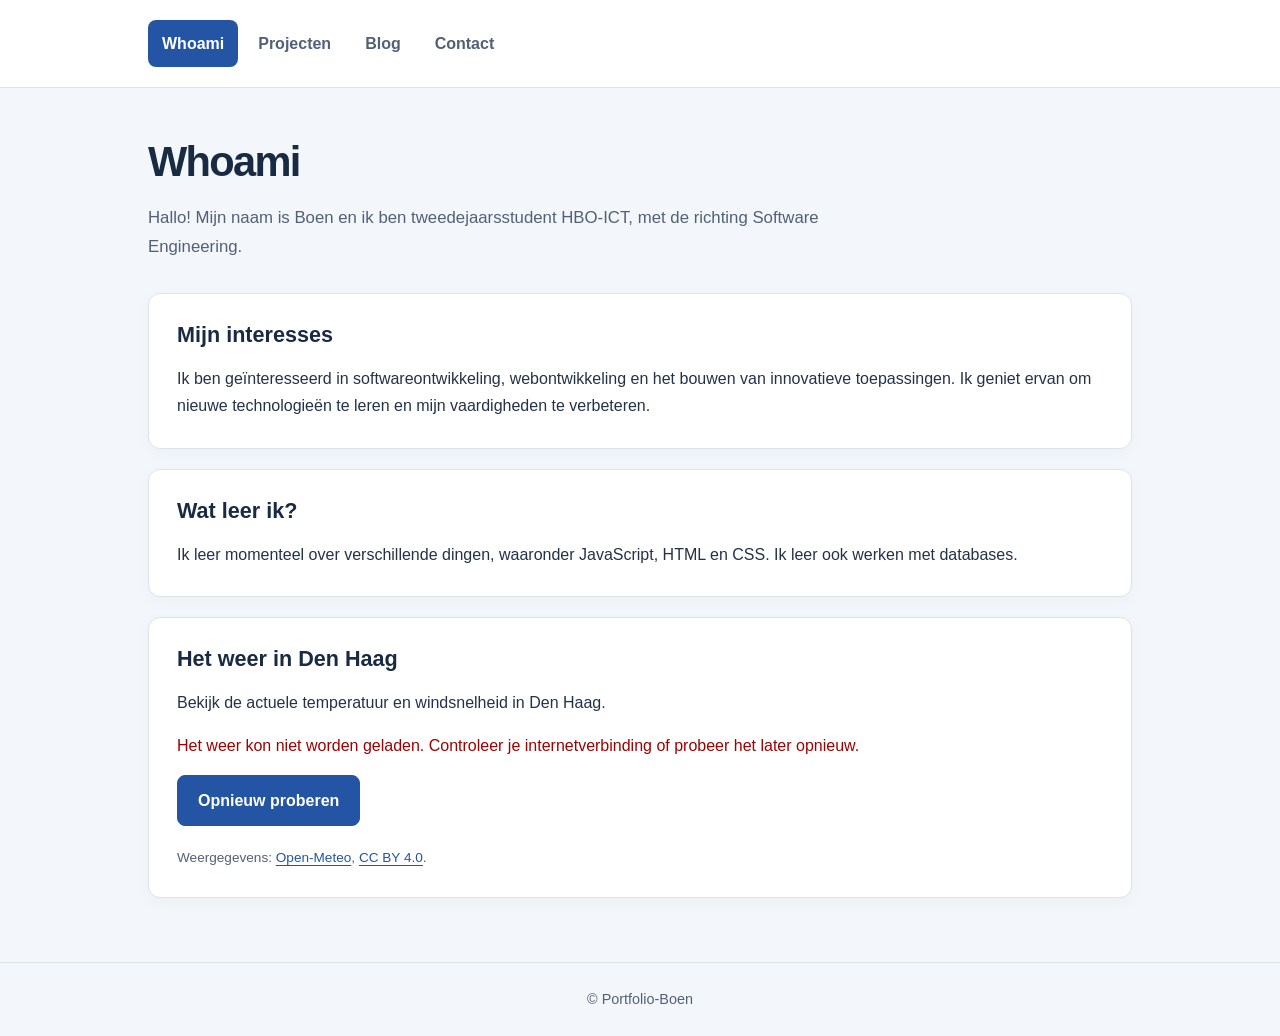
<file: index.html>
<!DOCTYPE html>
<html lang="nl">
  <head>
    <meta charset="UTF-8">
    <meta name="viewport" content="width=device-width, initial-scale=1.0">
    <title>Whoami - Portfolio van Boen</title>
    <link rel="stylesheet" href="style.css">
    <script src="weer.js" defer></script>
    </head>
    <body>
      <header>
        <nav aria-label="Hoofdnavigatie">
          <ul>
            <li><a href="index.html" aria-current="page">Whoami</a></li>
            <li><a href="projecten.html">Projecten</a></li>
            <li><a href="blog.html">Blog</a></li>
            <li><a href="contact.html">Contact</a></li>
          </ul>
        </nav>
      </header>
      <main>
        <h1>Whoami</h1>
        <p>Hallo! Mijn naam is Boen en ik ben tweedejaarsstudent HBO-ICT, met de richting Software Engineering.</p>
        <section>
          <h2>Mijn interesses</h2>
          <p>Ik ben geïnteresseerd in softwareontwikkeling, webontwikkeling en het bouwen van innovatieve toepassingen. Ik geniet ervan om nieuwe technologieën te leren en mijn vaardigheden te verbeteren.</p>
        </section>
        <section>
        <h2>Wat leer ik?</h2>
        <p>Ik leer momenteel over verschillende dingen, waaronder JavaScript, HTML en CSS. Ik leer ook werken met databases.</p>
        </section>
        <section id="weer" aria-labelledby="weer-titel">
          <h2 id="weer-titel">Het weer in Den Haag</h2>
          <p>Bekijk de actuele temperatuur en windsnelheid in Den Haag.</p>
          <p id="weer-status" role="status" aria-live="polite">Schakel JavaScript in om het weer te bekijken.</p>
          <div id="weer-gegevens" aria-busy="false"></div>
          <button id="weer-vernieuwen" type="button" disabled>Weer vernieuwen</button>
          <p class="weer-bron">Weergegevens: <a href="https://open-meteo.com/">Open-Meteo</a>,
            <a href="https://creativecommons.org/licenses/by/4.0/">CC BY 4.0</a>.</p>
        </section>

      </main>
      <footer>
       <p>&copy; Portfolio-Boen</p>
    </footer>
    </body>
   </html>
</file>
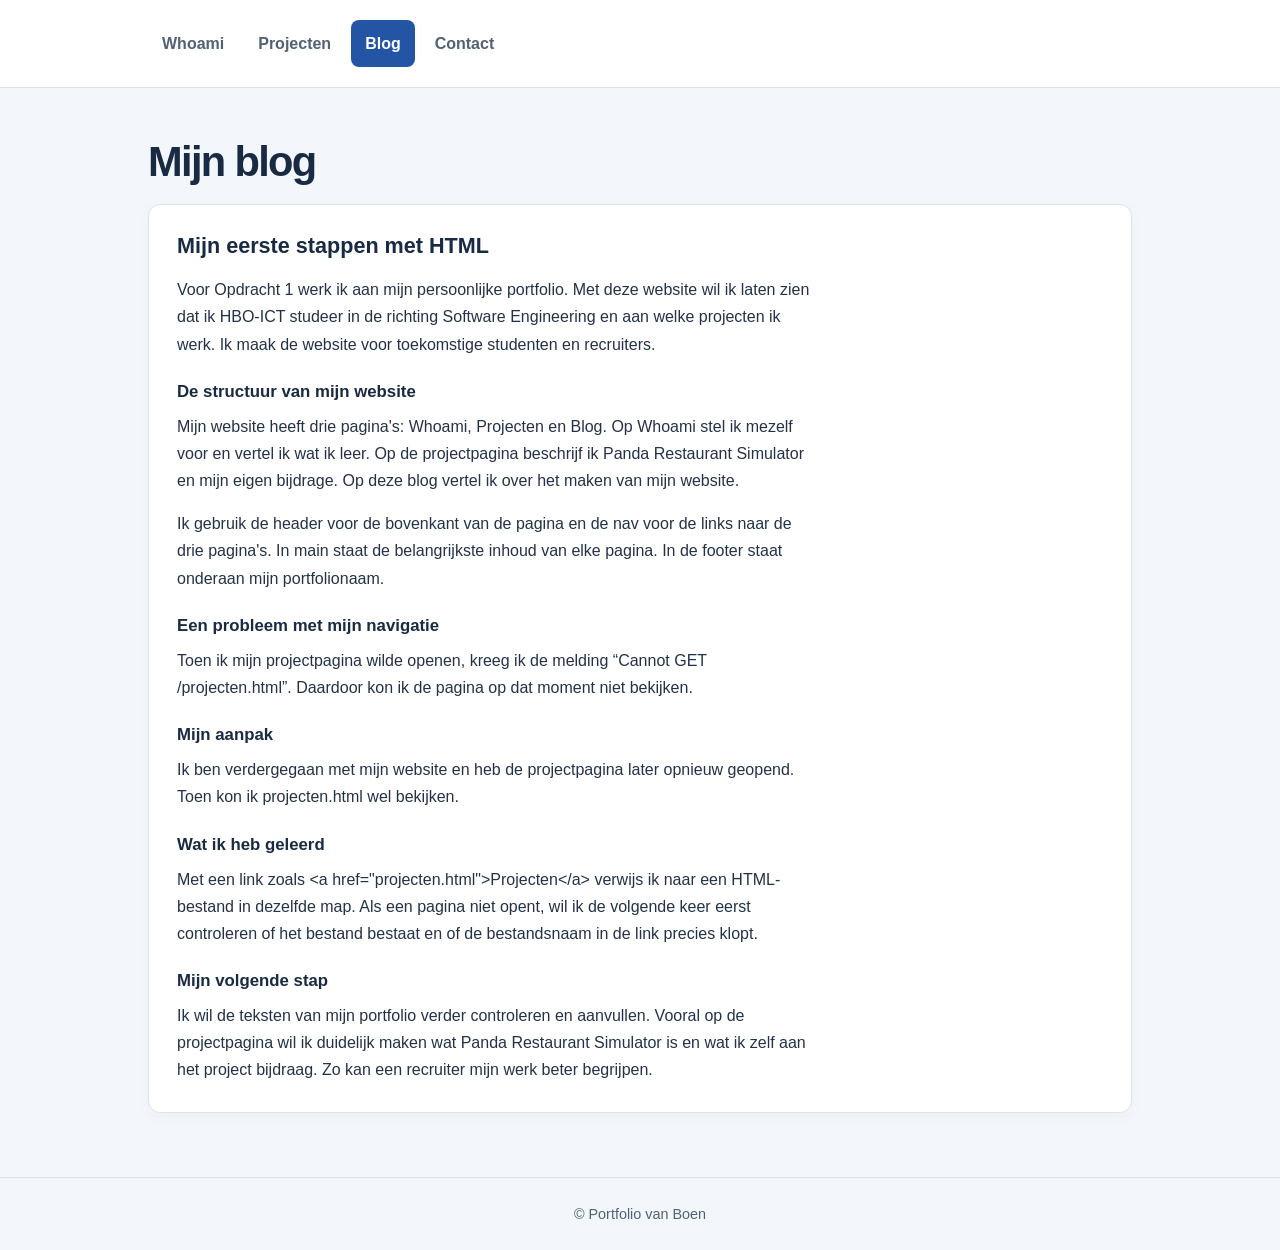
<file: blog.html>
<!DOCTYPE html>
<html lang="nl">
  <head>
    <meta charset="UTF-8">
    <meta name="viewport" content="width=device-width, initial-scale=1.0">
    <title>Blog - Portfolio van Boen</title>
    <link rel="stylesheet" href="style.css">
  </head>

  <body>
    <header>
      <nav aria-label="Hoofdnavigatie">
        <ul>
          <li><a href="index.html">Whoami</a></li>
          <li><a href="projecten.html">Projecten</a></li>
          <li><a href="blog.html" aria-current="page">Blog</a></li>
          <li><a href="contact.html">Contact</a></li>
        </ul>
      </nav>
    </header>

    <main>
      <h1>Mijn blog</h1>

<article>
  <h2>Mijn eerste stappen met HTML</h2>

  <p>
    Voor Opdracht 1 werk ik aan mijn persoonlijke portfolio. Met deze
    website wil ik laten zien dat ik HBO-ICT studeer in de richting
    Software Engineering en aan welke projecten ik werk. Ik maak de
    website voor toekomstige studenten en recruiters.
  </p>

  <h3>De structuur van mijn website</h3>

  <p>
    Mijn website heeft drie pagina's: Whoami, Projecten en Blog. Op Whoami
    stel ik mezelf voor en vertel ik wat ik leer. Op de projectpagina
    beschrijf ik Panda Restaurant Simulator en mijn eigen bijdrage.
    Op deze blog vertel ik over het maken van mijn website.
  </p>

  <p>
    Ik gebruik de header voor de bovenkant van de pagina en de nav voor
    de links naar de drie pagina's. In main staat de belangrijkste
    inhoud van elke pagina. In de footer staat onderaan mijn
    portfolionaam.
  </p>

  <h3>Een probleem met mijn navigatie</h3>

  <p>
    Toen ik mijn projectpagina wilde openen, kreeg ik de melding
    “Cannot GET /projecten.html”. Daardoor kon ik de pagina op dat
    moment niet bekijken.
  </p>

  <h3>Mijn aanpak</h3>

  <p>
    Ik ben verdergegaan met mijn website en heb de projectpagina later
    opnieuw geopend. Toen kon ik projecten.html wel bekijken.
  </p>

  <h3>Wat ik heb geleerd</h3>

  <p>
    Met een link zoals &lt;a href="projecten.html"&gt;Projecten&lt;/a&gt;
    verwijs ik naar een HTML-bestand in dezelfde map. Als een pagina
    niet opent, wil ik de volgende keer eerst controleren of het
    bestand bestaat en of de bestandsnaam in de link precies klopt.
  </p>

  <h3>Mijn volgende stap</h3>

  <p>
    Ik wil de teksten van mijn portfolio verder controleren en
    aanvullen. Vooral op de projectpagina wil ik duidelijk maken wat
    Panda Restaurant Simulator is en wat ik zelf aan het project
    bijdraag. Zo kan een recruiter mijn werk beter begrijpen.
  </p>
</article>
</main>
<footer>
      <p>&copy; Portfolio van Boen</p>
    </footer>
  </body>
</html>
</file>
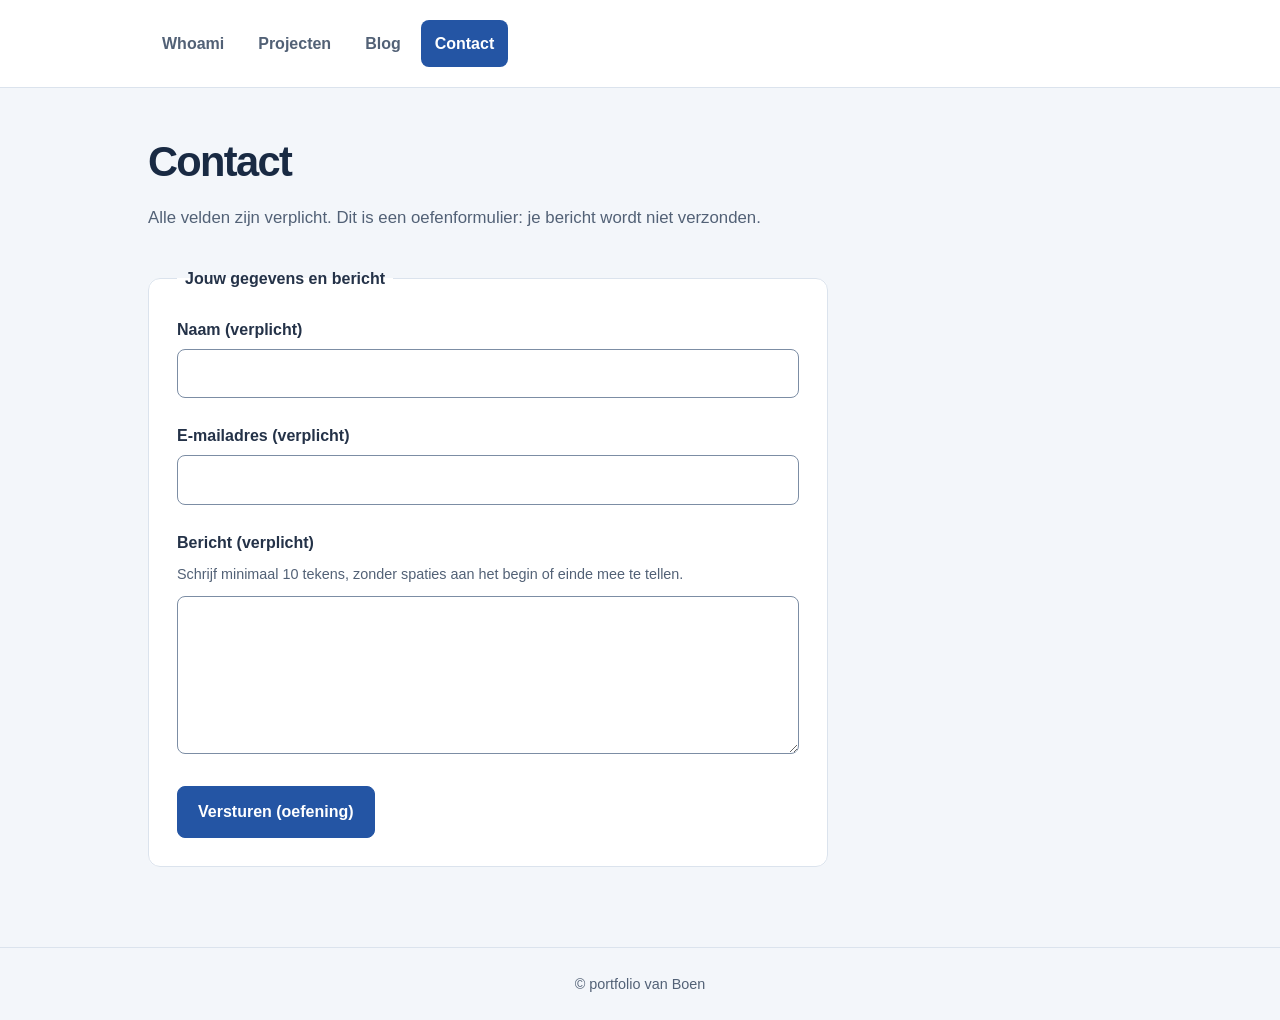
<file: contact.html>
<!DOCTYPE html>
<html lang="nl">
  <head>
    <meta charset="UTF-8">
    <meta name="viewport" content="width=device-width, initial-scale=1.0">
    <title>Contact - Portfolio van Boen</title>
    <link rel="stylesheet" href="style.css">
    <script src="contact.js" defer></script>
  </head>
  <body>
    <header>
      <nav aria-label="Hoofdnavigatie">
        <ul>
          <li><a href="index.html">Whoami</a></li>
          <li><a href="projecten.html">Projecten</a></li>
          <li><a href="blog.html">Blog</a></li>
          <li><a href="contact.html" aria-current="page">Contact</a></li>
        </ul>
      </nav>
    </header>

    <main>
      <h1 id="contact-titel">Contact</h1>
      <p>Alle velden zijn verplicht. Dit is een oefenformulier: je bericht wordt niet verzonden.</p>
      <form id="contact-formulier">
        <fieldset id="contact-velden" disabled>
          <legend>Jouw gegevens en bericht</legend>
          <div class="form-veld">
            <label for="naam">Naam (verplicht)</label>
            <input id="naam" name="naam" type="text" autocomplete="name" required
              aria-describedby="naam-fout">
            <p id="naam-fout" class="veld-fout" aria-live="polite"></p>
          </div>
          <div class="form-veld">
            <label for="email">E-mailadres (verplicht)</label>
            <input id="email" name="email" type="email" autocomplete="email" required
              aria-describedby="email-fout">
            <p id="email-fout" class="veld-fout" aria-live="polite"></p>
          </div>
          <div class="form-veld">
            <label for="bericht">Bericht (verplicht)</label>
            <p id="bericht-hulp">Schrijf minimaal 10 tekens, zonder spaties aan het begin of einde mee te tellen.</p>
            <textarea id="bericht" name="bericht" rows="5" minlength="10" required
              aria-describedby="bericht-hulp bericht-fout"></textarea>
            <p id="bericht-fout" class="veld-fout" aria-live="polite"></p>
          </div>
          <button type="submit">Versturen (oefening)</button>
        </fieldset>
        <p id="contact-status" role="status" aria-live="polite"></p>
      </form>
      <p id="contact-zonder-js">Schakel JavaScript in om dit oefenformulier te gebruiken.</p>
    </main>

    <footer>
      <p>&copy; portfolio van Boen</p>
    </footer>
  </body>
</html>
</file>
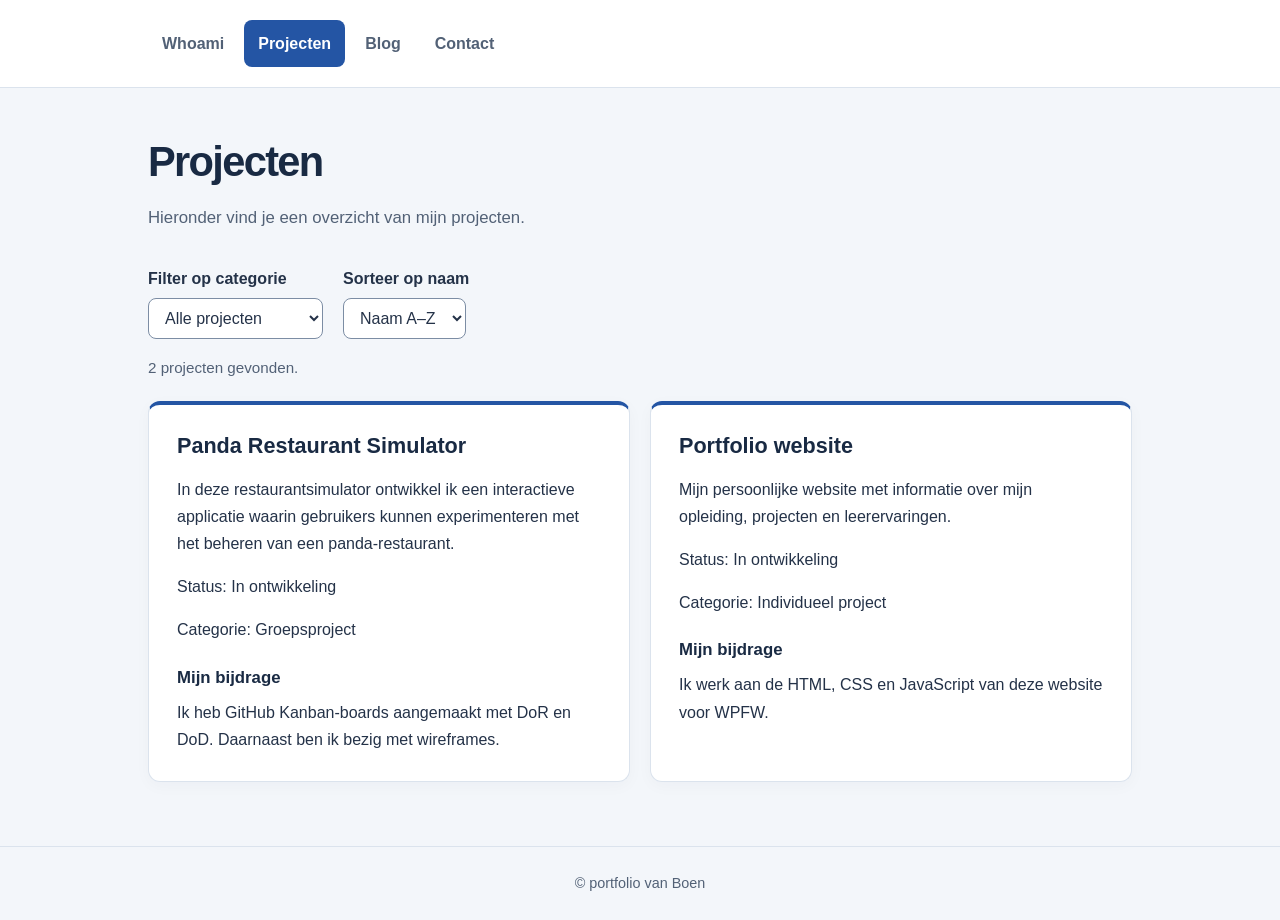
<file: projecten.html>
<!DOCTYPE html>
<html lang="nl">
  <head>
    <meta charset="UTF-8">
    <meta name="viewport" content="width=device-width, initial-scale=1.0">
    <title>Projecten - Portfolio van Boen</title>
    <link rel="stylesheet" href="style.css">
    <script src="projecten.js" defer></script>
  </head>
  <body>
    <header>
      <nav aria-label="Hoofdnavigatie">
        <ul>
          <li><a href="index.html">Whoami</a></li>
          <li><a href="projecten.html" aria-current="page">Projecten</a></li>
          <li><a href="blog.html">Blog</a></li>
          <li><a href="contact.html">Contact</a></li>
        </ul>
      </nav>
    </header>

    <main>
      <h1>Projecten</h1>
      <p>Hieronder vind je een overzicht van mijn projecten.</p>
      <div class="project-keuzes">
        <div>
          <label for="categorie-filter">Filter op categorie</label>
          <select id="categorie-filter">
            <option value="alle">Alle projecten</option>
            <option value="Groepsproject">Groepsproject</option>
            <option value="Individueel project">Individueel project</option>
          </select>
        </div>
        <div>
          <label for="sorteer-keuze">Sorteer op naam</label>
          <select id="sorteer-keuze">
            <option value="az">Naam A–Z</option>
            <option value="za">Naam Z–A</option>
          </select>
        </div>
      </div>
      <p id="aantal-projecten" role="status" aria-live="polite"></p>
      <div id="projecten-lijst"></div>
      <noscript>
        <p>Schakel JavaScript in om de projectenlijst te bekijken.</p>
      </noscript>
    </main>

    <footer>
      <p>&copy; portfolio van Boen</p>
    </footer>
  </body>
</html>
</file>
<file: style.css>
/* Basis: dezelfde kleuren en afstanden op alle pagina's. */
:root {
  --achtergrond: #f3f6fa;
  --tekst: #243248;
  --zachte-tekst: #526176;
  --blauw: #2455a4;
  --rand: #dbe3ed;
}

* {
  box-sizing: border-box;
}

body {
  margin: 0;
  min-height: 100vh;
  display: flex;
  flex-direction: column;
  font-family: Arial, sans-serif;
  line-height: 1.7;
  color: var(--tekst);
  background-color: var(--achtergrond);
}

a {
  color: var(--blauw);
  text-underline-offset: 3px;
}

/* Navigatie bovenaan. */
header {
  background-color: #ffffff;
  border-bottom: 1px solid var(--rand);
}

nav {
  max-width: 1040px;
  margin: 0 auto;
  padding: 20px 28px;
  display: flex;
  align-items: center;
  justify-content: flex-start;
  gap: 24px;
}

nav ul {
  list-style: none;
  display: flex;
  flex-wrap: wrap;
  gap: 6px;
  margin: 0;
  padding: 0;
}

nav ul a {
  display: block;
  padding: 10px 14px;
  border-radius: 8px;
  color: var(--zachte-tekst);
  font-weight: bold;
  text-decoration: none;
}

nav ul a:hover {
  color: var(--blauw);
  background-color: #edf3fc;
}

nav a[aria-current="page"] {
  color: #ffffff;
  background-color: var(--blauw);
}

/* De inhoud krijgt een rustige breedte en duidelijke titels. */
main {
  width: 100%;
  max-width: 1040px;
  margin: 0 auto;
  padding: 48px 28px 64px;
  flex: 1;
}

h1, h2, h3 {
  line-height: 1.25;
  color: #192a43;
}

h1 {
  margin: 0 0 16px;
  font-size: 2.6rem;
  letter-spacing: -0.04em;
}

h2 {
  margin: 0 0 16px;
  font-size: 1.35rem;
}

h3 {
  margin: 24px 0 10px;
  font-size: 1.05rem;
}

p {
  margin: 0 0 16px;
}

main > p {
  max-width: 720px;
  margin-bottom: 32px;
  color: var(--zachte-tekst);
  font-size: 1.05rem;
}

/* Witte blokken voor de introductie, projecten en blog. */
main > section,
article {
  padding: 28px;
  border: 1px solid var(--rand);
  border-radius: 12px;
  background-color: #ffffff;
  box-shadow: 0 4px 16px rgba(25, 42, 67, 0.03);
}

main > section {
  margin-top: 20px;
}

article p {
  max-width: 72ch;
}

section > p:last-child,
article > p:last-child {
  margin-bottom: 0;
}

/* Projecten: twee kolommen op brede schermen. */
.project-keuzes {
  display: flex;
  flex-wrap: wrap;
  gap: 20px;
  margin: 24px 0 16px;
}

.project-keuzes label,
.form-veld label {
  display: block;
  margin-bottom: 6px;
  font-weight: bold;
}

#aantal-projecten {
  margin-bottom: 20px;
  font-size: 0.95rem;
}

#projecten-lijst {
  display: grid;
  grid-template-columns: 1fr 1fr;
  gap: 20px;
}

#projecten-lijst article {
  min-width: 0;
  border-top: 4px solid var(--blauw);
}

/* Formuliervelden en knoppen delen dezelfde stijl. */
select, input, textarea, button {
  font: inherit;
}

select,
.form-veld input,
.form-veld textarea {
  max-width: 100%;
  padding: 10px 12px;
  color: var(--tekst);
  background-color: #ffffff;
  border: 1px solid #7c8da4;
  border-radius: 8px;
}

#contact-formulier {
  max-width: 680px;
}

#contact-velden {
  min-width: 0;
  margin: 0;
  padding: 24px 28px 28px;
  border: 1px solid var(--rand);
  border-radius: 12px;
  background-color: #ffffff;
}

legend {
  padding: 0 8px;
  font-weight: bold;
}

.form-veld {
  margin-bottom: 24px;
}

.form-veld input,
.form-veld textarea {
  width: 100%;
}

.form-veld textarea {
  min-height: 150px;
  resize: vertical;
}

#bericht-hulp {
  margin: 0 0 10px;
  color: var(--zachte-tekst);
  font-size: 0.9rem;
}

button {
  padding: 11px 20px;
  color: #ffffff;
  background-color: var(--blauw);
  border: 1px solid var(--blauw);
  border-radius: 8px;
  font-weight: bold;
  cursor: pointer;
}

button:hover:not(:disabled) {
  background-color: #173d7b;
}

button:disabled {
  color: #526176;
  background-color: #e8edf4;
  border-color: var(--rand);
  cursor: wait;
}

/* Een zichtbare focus en fouttekst, niet alleen een andere kleur. */
a:focus-visible,
input:focus-visible,
textarea:focus-visible,
select:focus-visible,
button:focus-visible {
  outline: 3px solid var(--blauw);
  outline-offset: 4px;
}

.form-veld [aria-invalid="true"] {
  border: 2px solid #a00000;
}

.veld-fout,
.weer-fout {
  color: #a00000;
}

.veld-fout {
  margin: 6px 0 0;
}

#contact-status:not(:empty) {
  margin-top: 20px;
  padding: 16px;
  color: #18543c;
  background-color: #e7f4ec;
  border-radius: 8px;
  font-weight: bold;
}

/* Weerbericht met temperatuur en wind naast elkaar. */
#weer-gegevens {
  display: grid;
  grid-template-columns: 1fr 1fr;
  gap: 0 20px;
}

#weer-gegevens p {
  font-size: 1.15rem;
  font-weight: bold;
}

#weer-gegevens p:last-child {
  grid-column: 1 / -1;
  font-size: 0.9rem;
  font-weight: normal;
  color: var(--zachte-tekst);
}

.weer-bron {
  margin-top: 20px;
  font-size: 0.85rem;
  color: var(--zachte-tekst);
}

footer {
  padding: 24px;
  border-top: 1px solid var(--rand);
  color: var(--zachte-tekst);
  text-align: center;
  font-size: 0.9rem;
}

footer p {
  margin: 0;
}

/* Op kleine schermen staan blokken onder elkaar. */
@media (max-width: 700px) {
  nav {
    align-items: flex-start;
    flex-direction: column;
    gap: 12px;
    padding: 16px 20px;
  }

  nav ul a {
    padding: 9px 11px;
  }

  main {
    padding: 32px 20px 40px;
  }

  h1 {
    font-size: 2.1rem;
  }

  main > section,
  article,
  #contact-velden {
    padding: 20px;
  }

  #projecten-lijst,
  #weer-gegevens {
    grid-template-columns: 1fr;
  }
}
</file>
